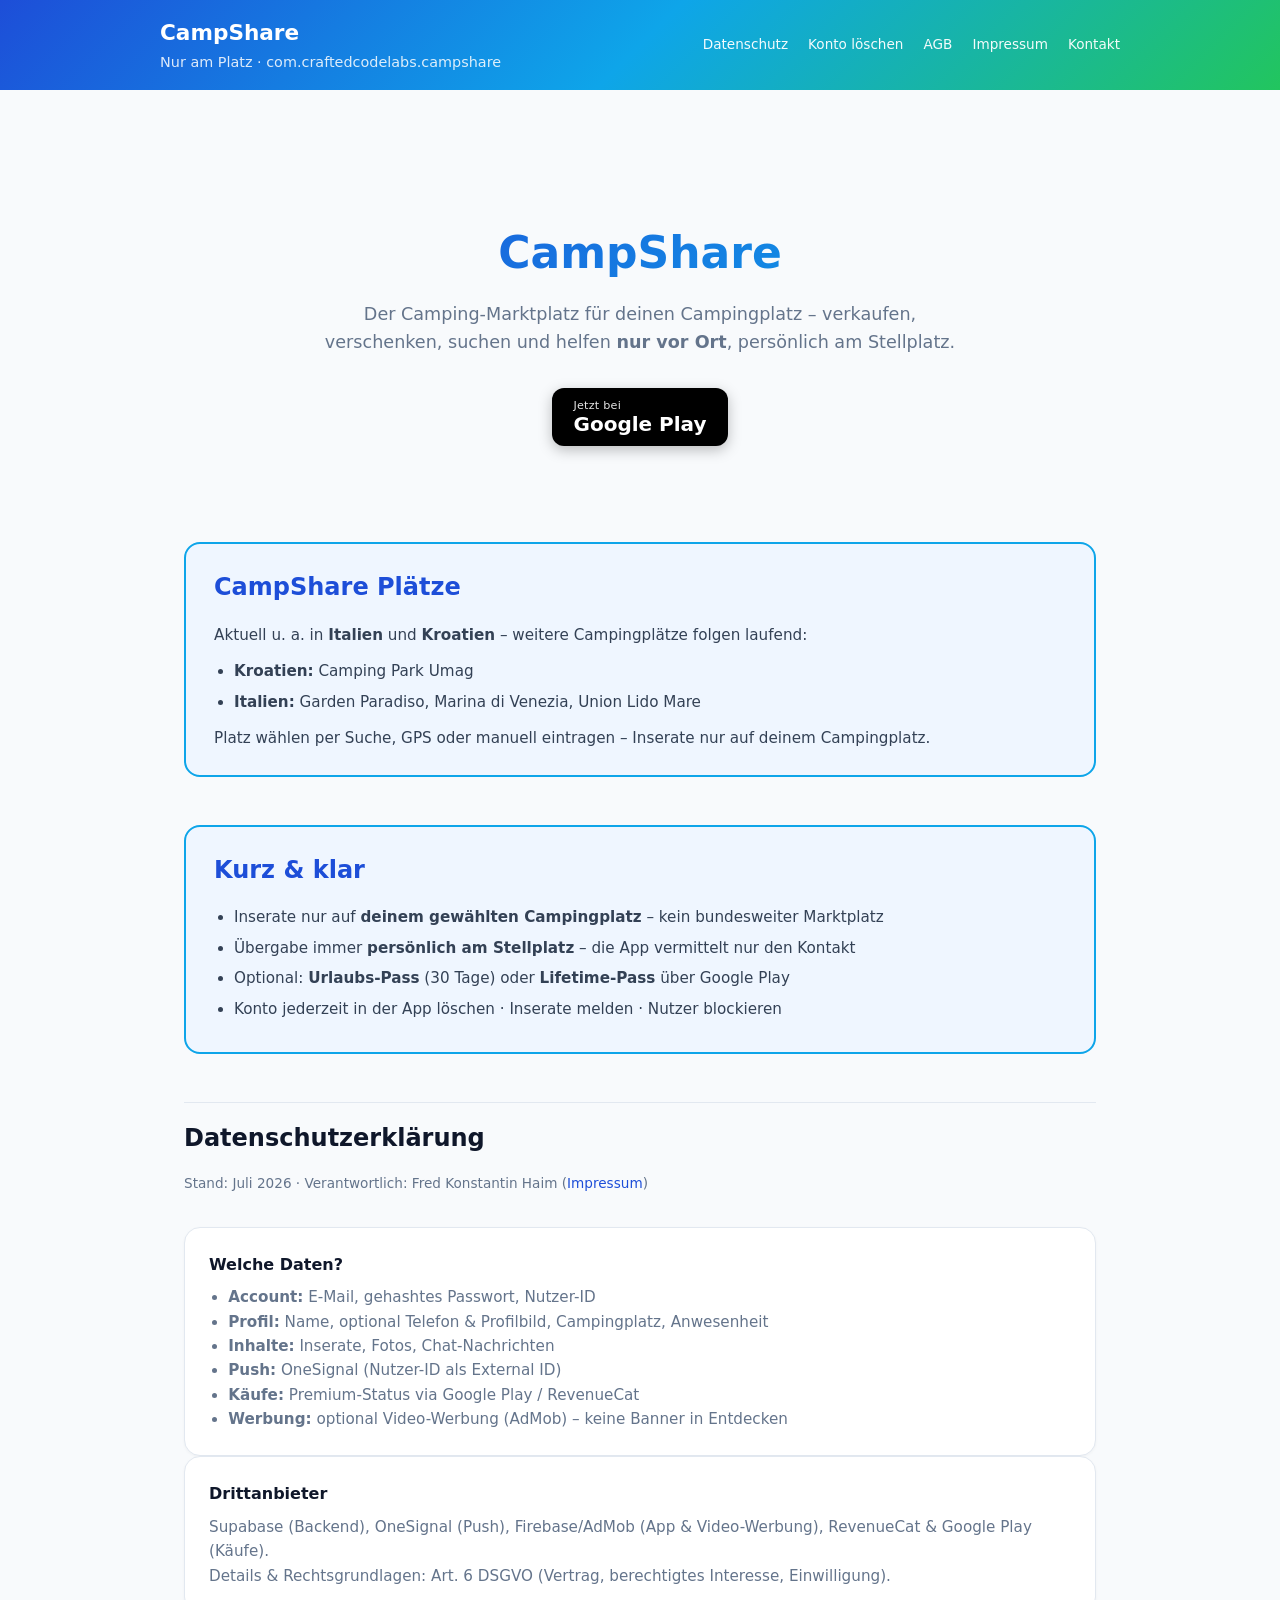
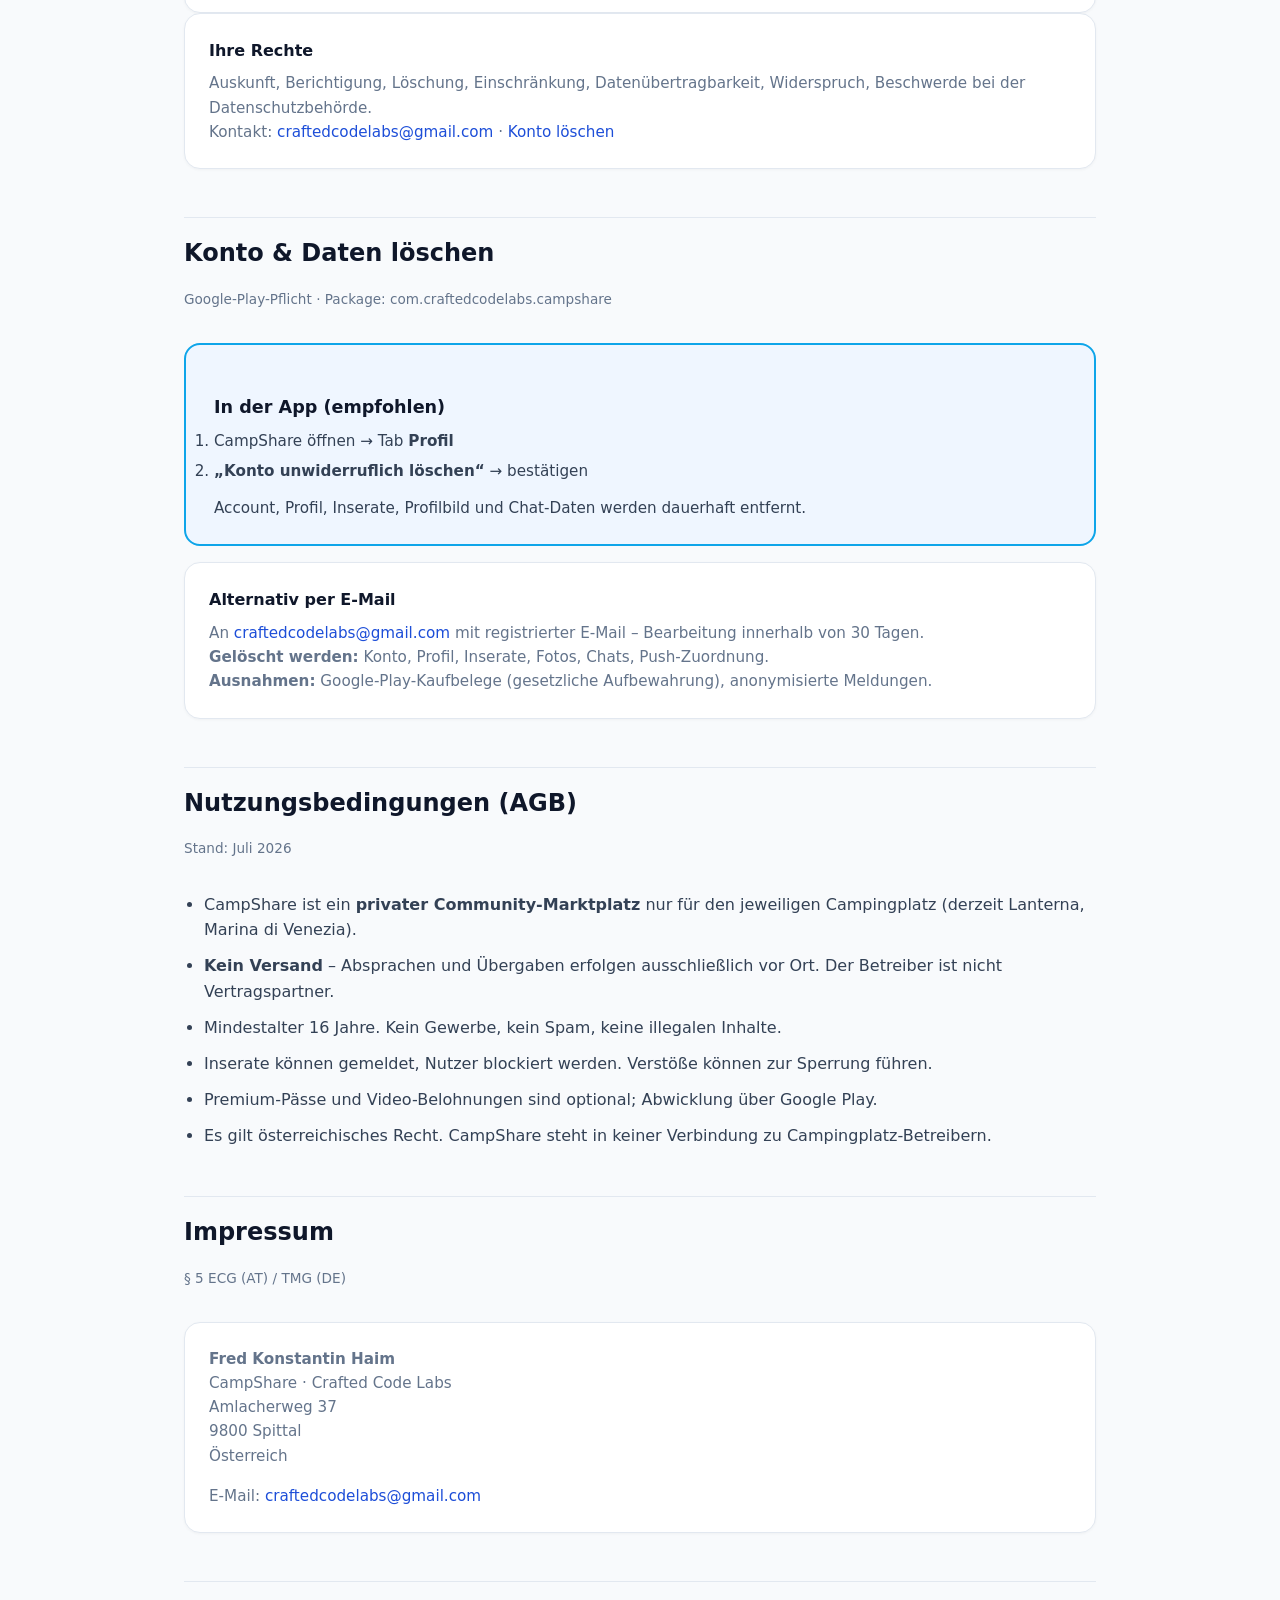
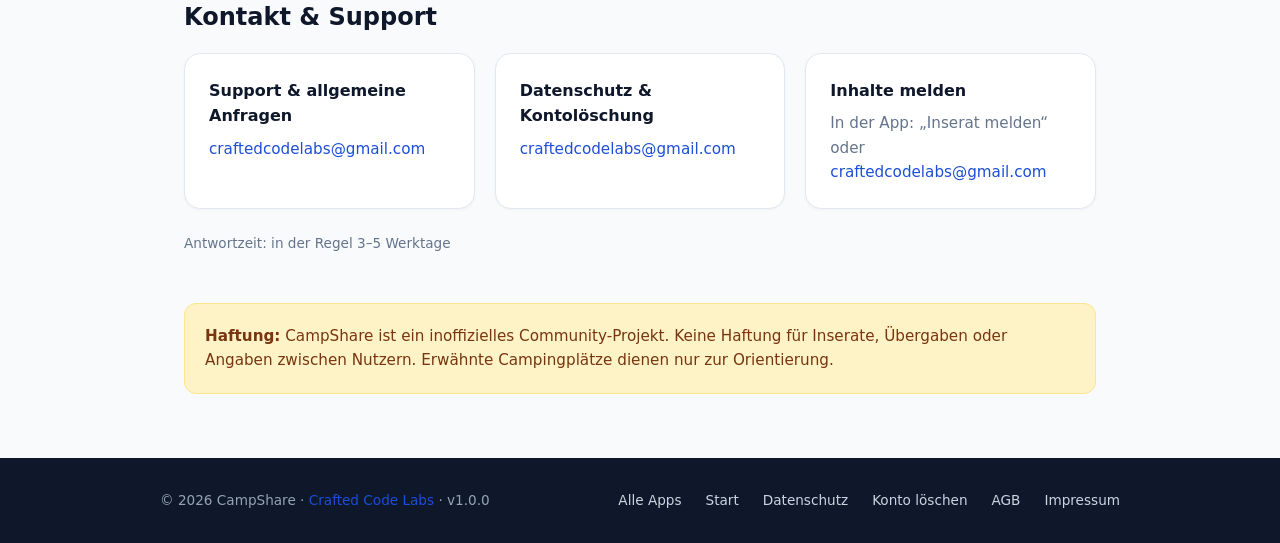
<file: index.html>
<!DOCTYPE html>
<html lang="de">
<head>
  <meta charset="UTF-8">
  <meta name="viewport" content="width=device-width, initial-scale=1.0">
  <meta name="description" content="CampShare – Camping-Marktplatz am Stellplatz. Verkaufen, verschenken, suchen &amp; helfen nur vor Ort. Für Camper in Italien, Kroatien &amp; Europa. Jetzt bei Google Play.">
  <meta name="keywords" content="CampShare, Camping Marktplatz, Campingplatz, Camper, Stellplatz, verkaufen, verschenken, Wohnmobil, Caravan, Italien, Kroatien, Adria, Flohmarkt Camping">
  <title>CampShare – Camping Marktplatz am Stellplatz | Google Play</title>
  <link rel="stylesheet" href="css/styles.css">
</head>
<body>
  <header>
    <div class="header-inner">
      <a class="logo" href="#start">CampShare<span>Nur am Platz · com.craftedcodelabs.campshare</span></a>
      <nav class="page-nav">
        <a href="#datenschutz">Datenschutz</a>
        <a href="#konto-loeschen">Konto löschen</a>
        <a href="#agb">AGB</a>
        <a href="#impressum">Impressum</a>
        <a href="#kontakt">Kontakt</a>
      </nav>
    </div>
  </header>

  <main>
    <!-- START -->
    <section id="start" class="hero">
      <h1>CampShare</h1>
      <p class="lead">
        Der Camping-Marktplatz für deinen Campingplatz – verkaufen, verschenken, suchen und helfen
        <strong>nur vor Ort</strong>, persönlich am Stellplatz.
      </p>
      <div class="hero-actions">
        <a class="btn-play-store" href="https://play.google.com/store/apps/details?id=com.craftedcodelabs.campshare" rel="noopener noreferrer" target="_blank">
          <span class="btn-play-store-label">Jetzt bei</span>
          <span class="btn-play-store-brand">Google Play</span>
        </a>
      </div>
    </section>

    <section class="accent-box">
      <h2>CampShare Plätze</h2>
      <p>Aktuell u. a. in <strong>Italien</strong> und <strong>Kroatien</strong> – weitere Campingplätze folgen laufend:</p>
      <ul>
        <li><strong>Kroatien:</strong> Camping Park Umag</li>
        <li><strong>Italien:</strong> Garden Paradiso, Marina di Venezia, Union Lido Mare</li>
      </ul>
      <p style="margin-top:0.75rem;">Platz wählen per Suche, GPS oder manuell eintragen – Inserate nur auf deinem Campingplatz.</p>
    </section>

    <section class="accent-box">
      <h2>Kurz &amp; klar</h2>
      <ul>
        <li>Inserate nur auf <strong>deinem gewählten Campingplatz</strong> – kein bundesweiter Marktplatz</li>
        <li>Übergabe immer <strong>persönlich am Stellplatz</strong> – die App vermittelt nur den Kontakt</li>
        <li>Optional: <strong>Urlaubs-Pass</strong> (30 Tage) oder <strong>Lifetime-Pass</strong> über Google Play</li>
        <li>Konto jederzeit in der App löschen · Inserate melden · Nutzer blockieren</li>
      </ul>
    </section>

    <!-- DATENSCHUTZ -->
    <section id="datenschutz" class="legal-block">
      <h2>Datenschutzerklärung</h2>
      <p class="meta">Stand: Juli 2026 · Verantwortlich: Fred Konstantin Haim (<a href="#impressum">Impressum</a>)</p>

      <div class="card">
        <h3>Welche Daten?</h3>
        <ul>
          <li><strong>Account:</strong> E-Mail, gehashtes Passwort, Nutzer-ID</li>
          <li><strong>Profil:</strong> Name, optional Telefon &amp; Profilbild, Campingplatz, Anwesenheit</li>
          <li><strong>Inhalte:</strong> Inserate, Fotos, Chat-Nachrichten</li>
          <li><strong>Push:</strong> OneSignal (Nutzer-ID als External ID)</li>
          <li><strong>Käufe:</strong> Premium-Status via Google Play / RevenueCat</li>
          <li><strong>Werbung:</strong> optional Video-Werbung (AdMob) – keine Banner in Entdecken</li>
        </ul>
      </div>

      <div class="card">
        <h3>Drittanbieter</h3>
        <p>Supabase (Backend), OneSignal (Push), Firebase/AdMob (App &amp; Video-Werbung), RevenueCat &amp; Google Play (Käufe).</p>
        <p>Details &amp; Rechtsgrundlagen: Art. 6 DSGVO (Vertrag, berechtigtes Interesse, Einwilligung).</p>
      </div>

      <div class="card">
        <h3>Ihre Rechte</h3>
        <p>Auskunft, Berichtigung, Löschung, Einschränkung, Datenübertragbarkeit, Widerspruch, Beschwerde bei der Datenschutzbehörde.</p>
        <p>Kontakt: <a href="mailto:craftedcodelabs@gmail.com">craftedcodelabs@gmail.com</a> · <a href="#konto-loeschen">Konto löschen</a></p>
      </div>
    </section>

    <!-- KONTO LÖSCHEN -->
    <section id="konto-loeschen" class="legal-block">
      <h2>Konto &amp; Daten löschen</h2>
      <p class="meta">Google-Play-Pflicht · Package: com.craftedcodelabs.campshare</p>

      <div class="accent-box">
        <h3>In der App (empfohlen)</h3>
        <ol>
          <li>CampShare öffnen → Tab <strong>Profil</strong></li>
          <li><strong>„Konto unwiderruflich löschen“</strong> → bestätigen</li>
        </ol>
        <p style="margin-top:0.75rem;">Account, Profil, Inserate, Profilbild und Chat-Daten werden dauerhaft entfernt.</p>
      </div>

      <div class="card" style="margin-top:1rem;">
        <h3>Alternativ per E-Mail</h3>
        <p>An <a href="mailto:craftedcodelabs@gmail.com?subject=CampShare%20Kontol%C3%B6schung">craftedcodelabs@gmail.com</a> mit registrierter E-Mail – Bearbeitung innerhalb von 30 Tagen.</p>
        <p><strong>Gelöscht werden:</strong> Konto, Profil, Inserate, Fotos, Chats, Push-Zuordnung.</p>
        <p><strong>Ausnahmen:</strong> Google-Play-Kaufbelege (gesetzliche Aufbewahrung), anonymisierte Meldungen.</p>
      </div>
    </section>

    <!-- AGB -->
    <section id="agb" class="legal-block">
      <h2>Nutzungsbedingungen (AGB)</h2>
      <p class="meta">Stand: Juli 2026</p>

      <ul class="compact-list">
        <li>CampShare ist ein <strong>privater Community-Marktplatz</strong> nur für den jeweiligen Campingplatz (derzeit Lanterna, Marina di Venezia).</li>
        <li><strong>Kein Versand</strong> – Absprachen und Übergaben erfolgen ausschließlich vor Ort. Der Betreiber ist nicht Vertragspartner.</li>
        <li>Mindestalter 16 Jahre. Kein Gewerbe, kein Spam, keine illegalen Inhalte.</li>
        <li>Inserate können gemeldet, Nutzer blockiert werden. Verstöße können zur Sperrung führen.</li>
        <li>Premium-Pässe und Video-Belohnungen sind optional; Abwicklung über Google Play.</li>
        <li>Es gilt österreichisches Recht. CampShare steht in keiner Verbindung zu Campingplatz-Betreibern.</li>
      </ul>
    </section>

    <!-- IMPRESSUM -->
    <section id="impressum" class="legal-block">
      <h2>Impressum</h2>
      <p class="meta">§ 5 ECG (AT) / TMG (DE)</p>

      <div class="card">
        <p>
          <strong>Fred Konstantin Haim</strong><br>
          CampShare · Crafted Code Labs<br>
          Amlacherweg 37<br>
          9800 Spittal<br>
          Österreich
        </p>
        <p style="margin-top:1rem;">
          E-Mail: <a href="mailto:craftedcodelabs@gmail.com">craftedcodelabs@gmail.com</a>
        </p>
      </div>
    </section>

    <!-- KONTAKT -->
    <section id="kontakt" class="legal-block">
      <h2>Kontakt &amp; Support</h2>
      <div class="grid">
        <div class="card">
          <h3>Support &amp; allgemeine Anfragen</h3>
          <p><a href="mailto:craftedcodelabs@gmail.com">craftedcodelabs@gmail.com</a></p>
        </div>
        <div class="card">
          <h3>Datenschutz &amp; Kontolöschung</h3>
          <p><a href="mailto:craftedcodelabs@gmail.com">craftedcodelabs@gmail.com</a></p>
        </div>
        <div class="card">
          <h3>Inhalte melden</h3>
          <p>In der App: „Inserat melden“ oder <a href="mailto:craftedcodelabs@gmail.com">craftedcodelabs@gmail.com</a></p>
        </div>
      </div>
      <p class="meta" style="margin-top:1.5rem;">Antwortzeit: in der Regel 3–5 Werktage</p>
    </section>

    <div class="warn-box" style="margin-top:3rem;">
      <strong>Haftung:</strong> CampShare ist ein inoffizielles Community-Projekt. Keine Haftung für Inserate,
      Übergaben oder Angaben zwischen Nutzern. Erwähnte Campingplätze dienen nur zur Orientierung.
    </div>
  </main>

  <footer>
    <div class="footer-inner">
      <div>&copy; 2026 CampShare · <a href="https://craftedcodelabs-ui.github.io/">Crafted Code Labs</a> · v1.0.0</div>
      <div class="footer-links">
        <a href="https://craftedcodelabs-ui.github.io/">Alle Apps</a>
        <a href="#start">Start</a>
        <a href="#datenschutz">Datenschutz</a>
        <a href="#konto-loeschen">Konto löschen</a>
        <a href="#agb">AGB</a>
        <a href="#impressum">Impressum</a>
      </div>
    </div>
  </footer>
</body>
</html>
</file>
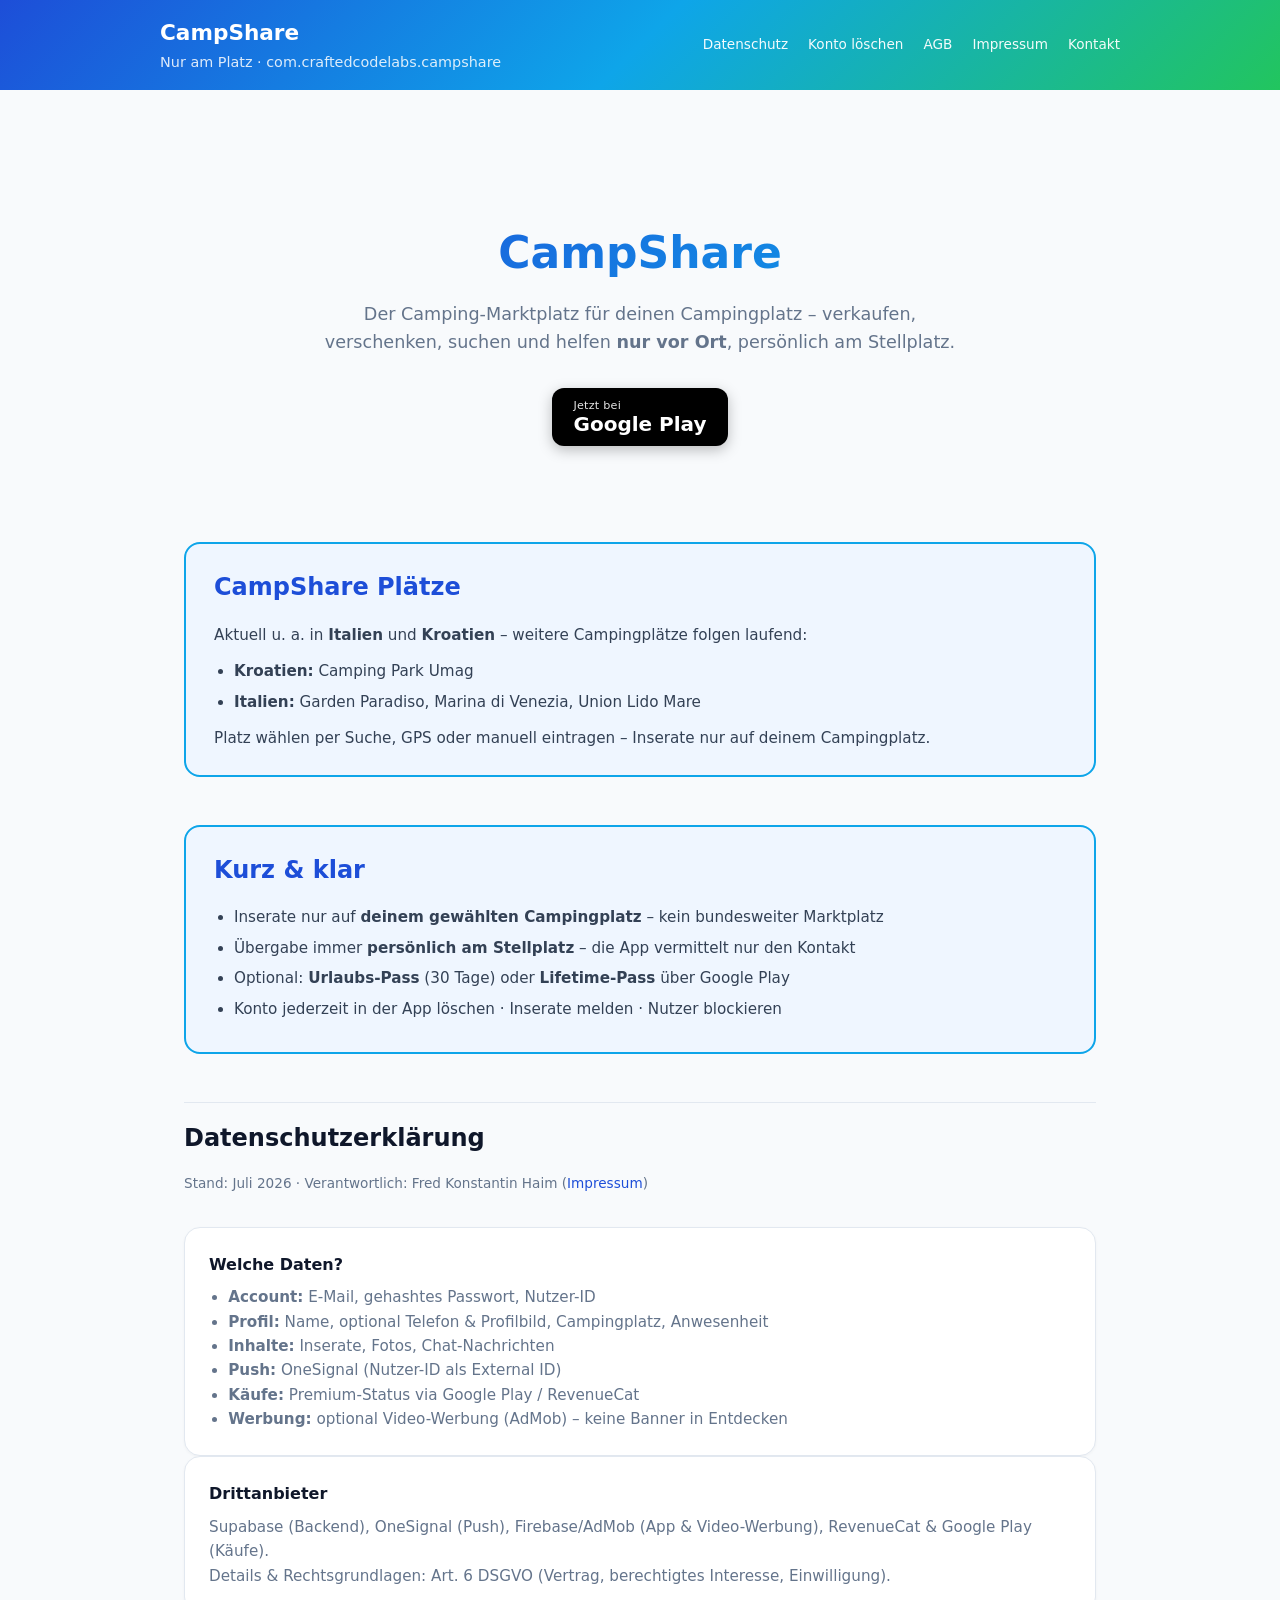
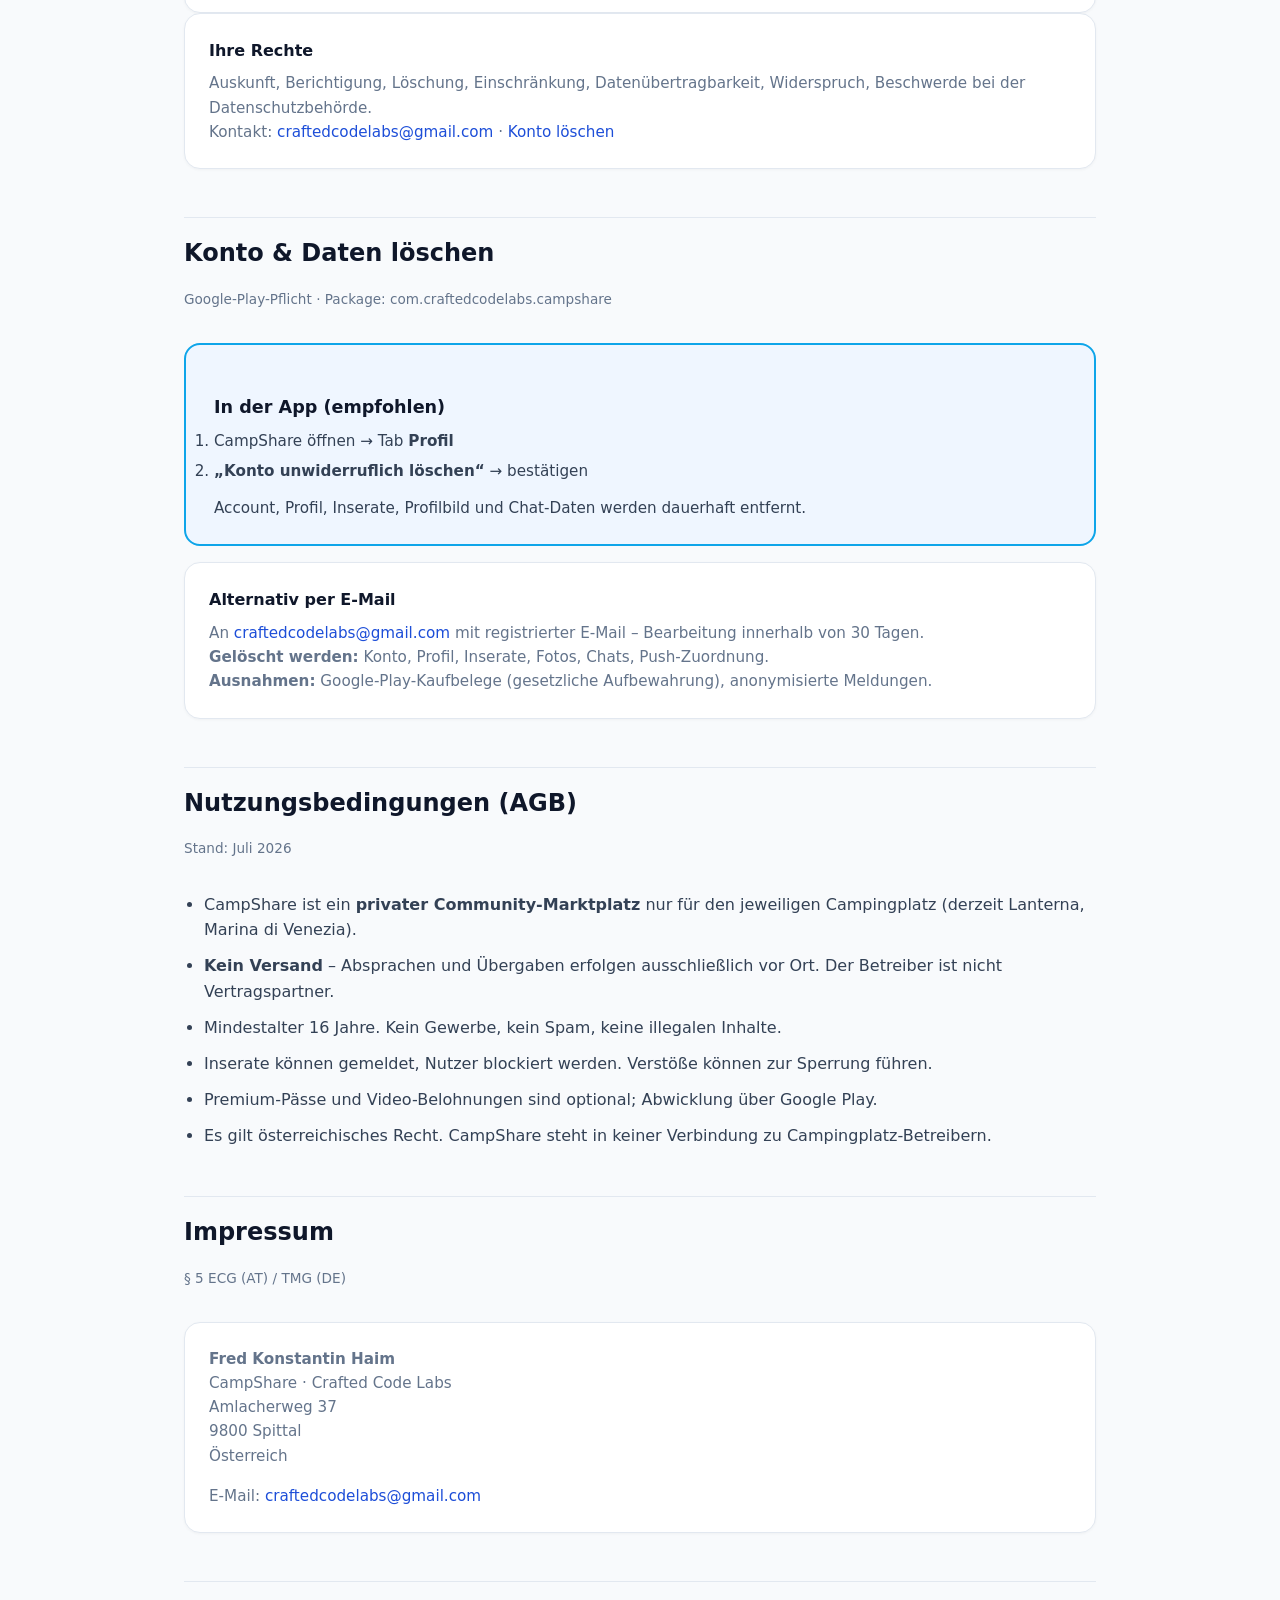
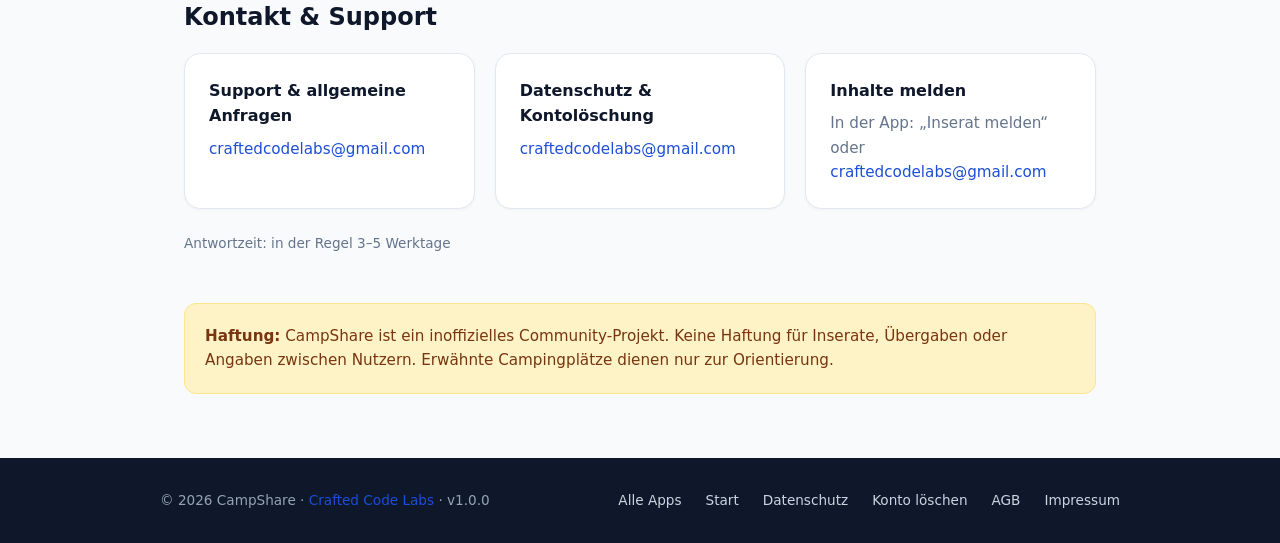
<file: datenschutz.html>
<!DOCTYPE html>
<html lang="de">
<head>
  <meta charset="UTF-8">
  <meta http-equiv="refresh" content="0; url=index.html#datenschutz">
  <link rel="canonical" href="index.html#datenschutz">
  <title>Datenschutz – CampShare</title>
  <script>location.replace('index.html#datenschutz');</script>
</head>
<body>
  <p><a href="index.html#datenschutz">Zur Datenschutzerklärung</a></p>
</body>
</html>
</file>
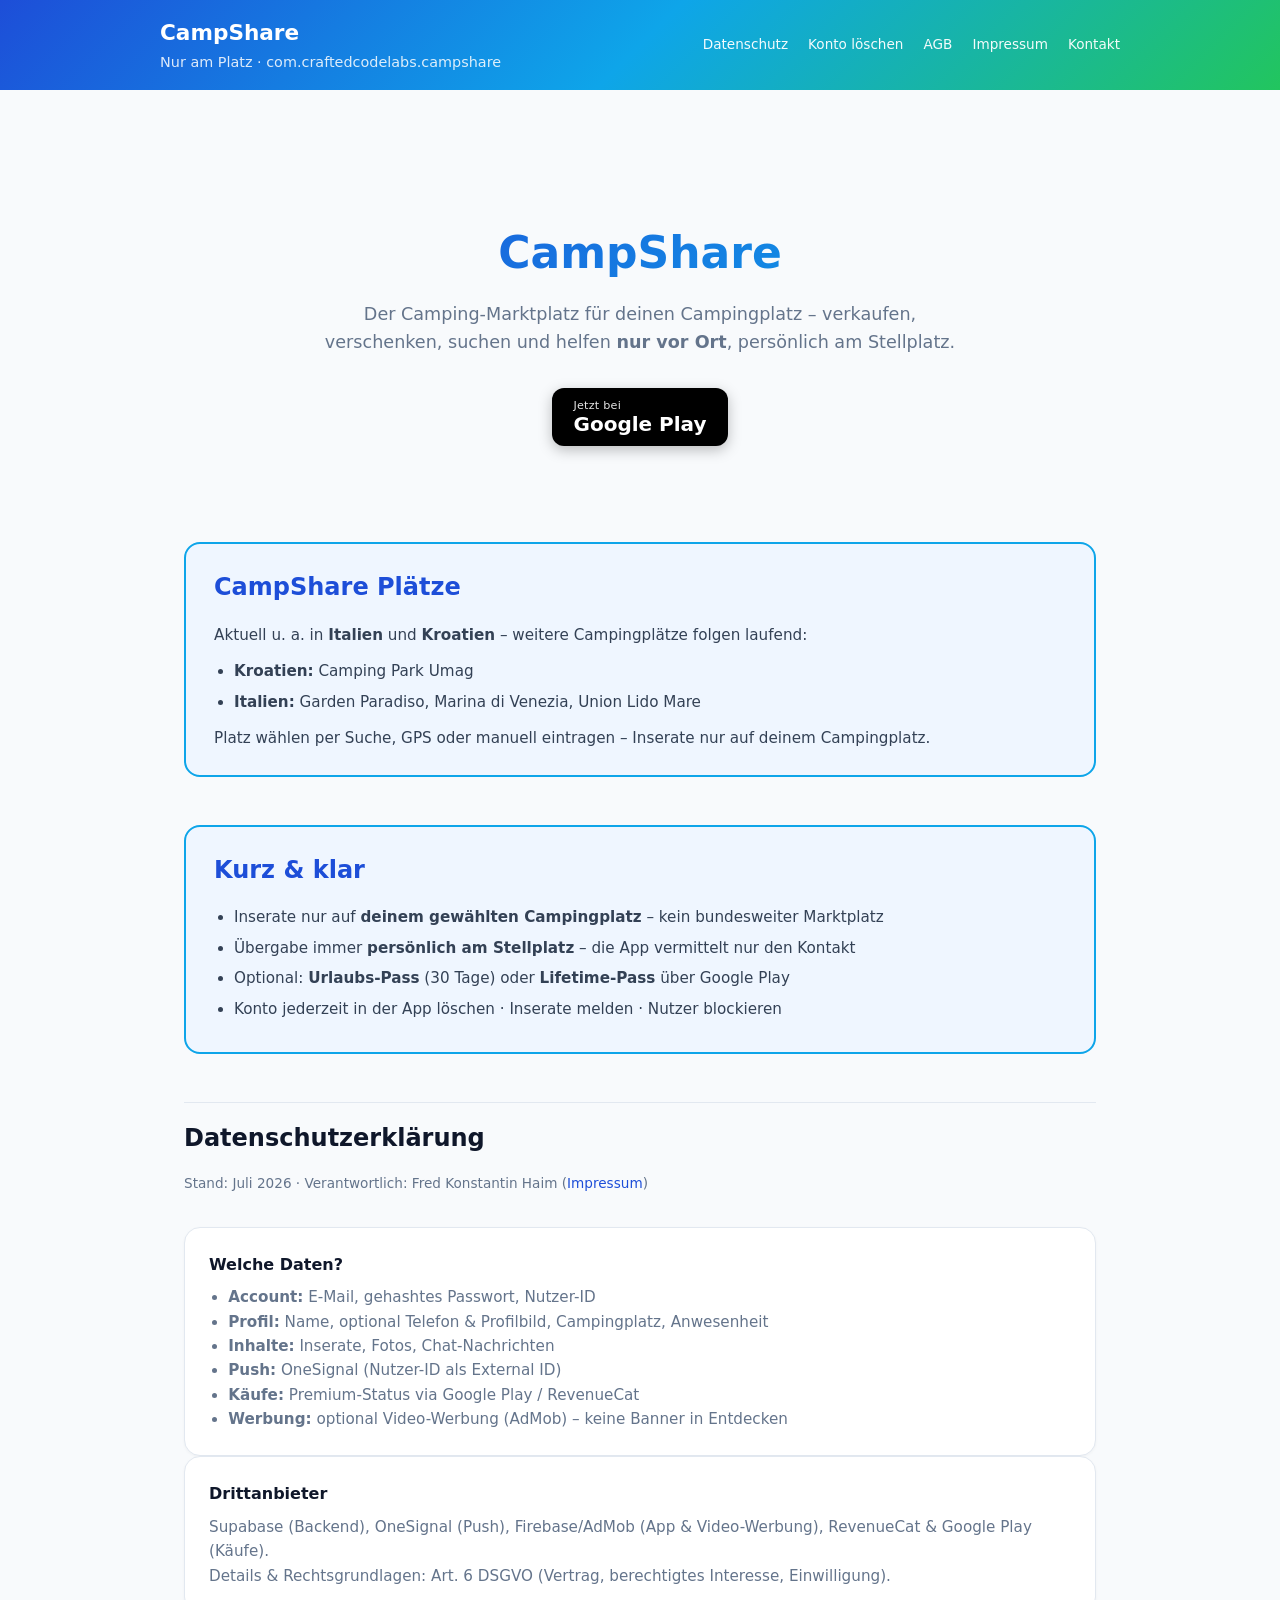
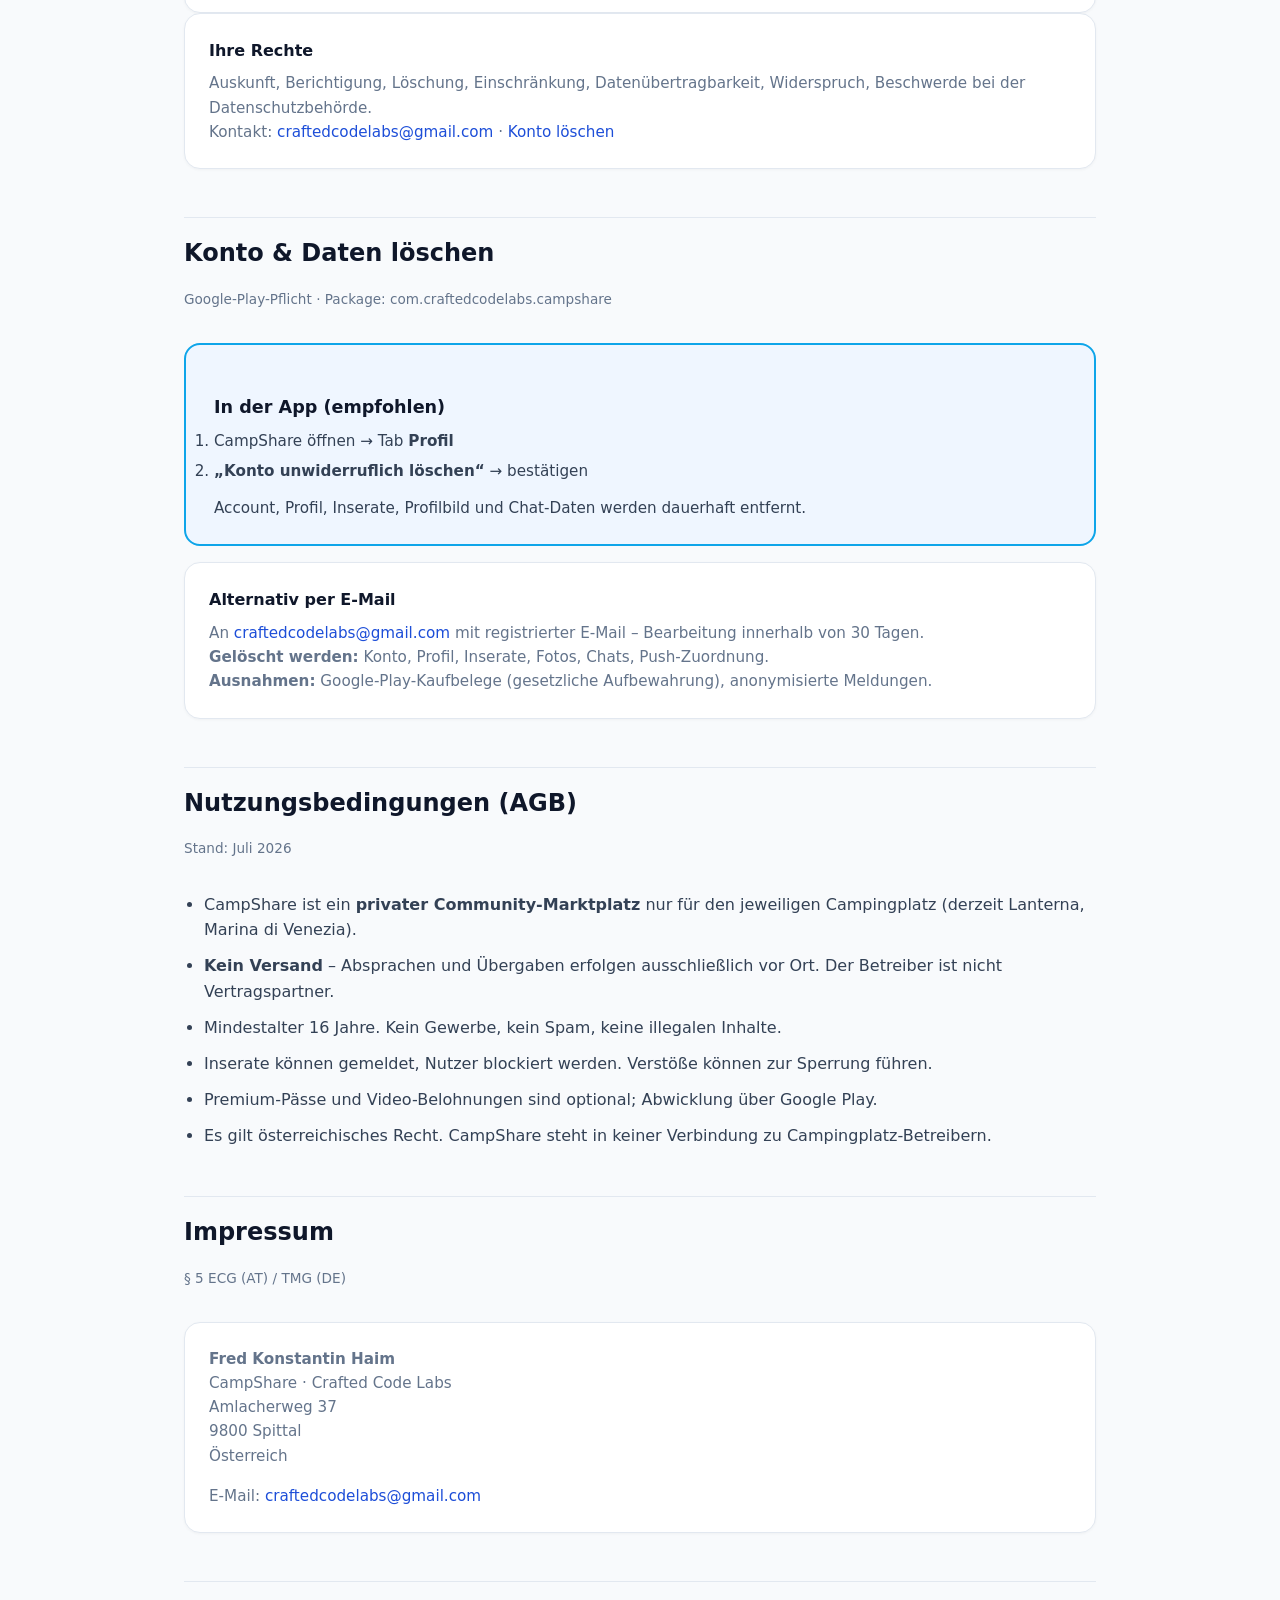
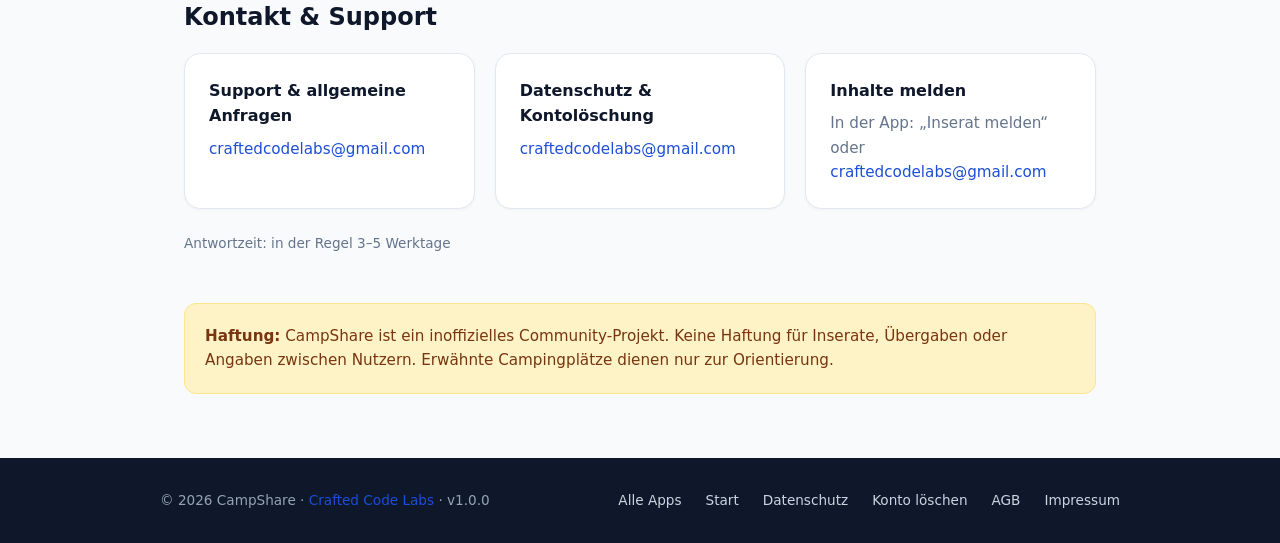
<file: impressum.html>
<!DOCTYPE html>
<html lang="de">
<head>
  <meta charset="UTF-8">
  <meta http-equiv="refresh" content="0; url=index.html#impressum">
  <link rel="canonical" href="index.html#impressum">
  <title>Impressum – CampShare</title>
  <script>location.replace('index.html#impressum');</script>
</head>
<body>
  <p><a href="index.html#impressum">Zum Impressum</a></p>
</body>
</html>
</file>
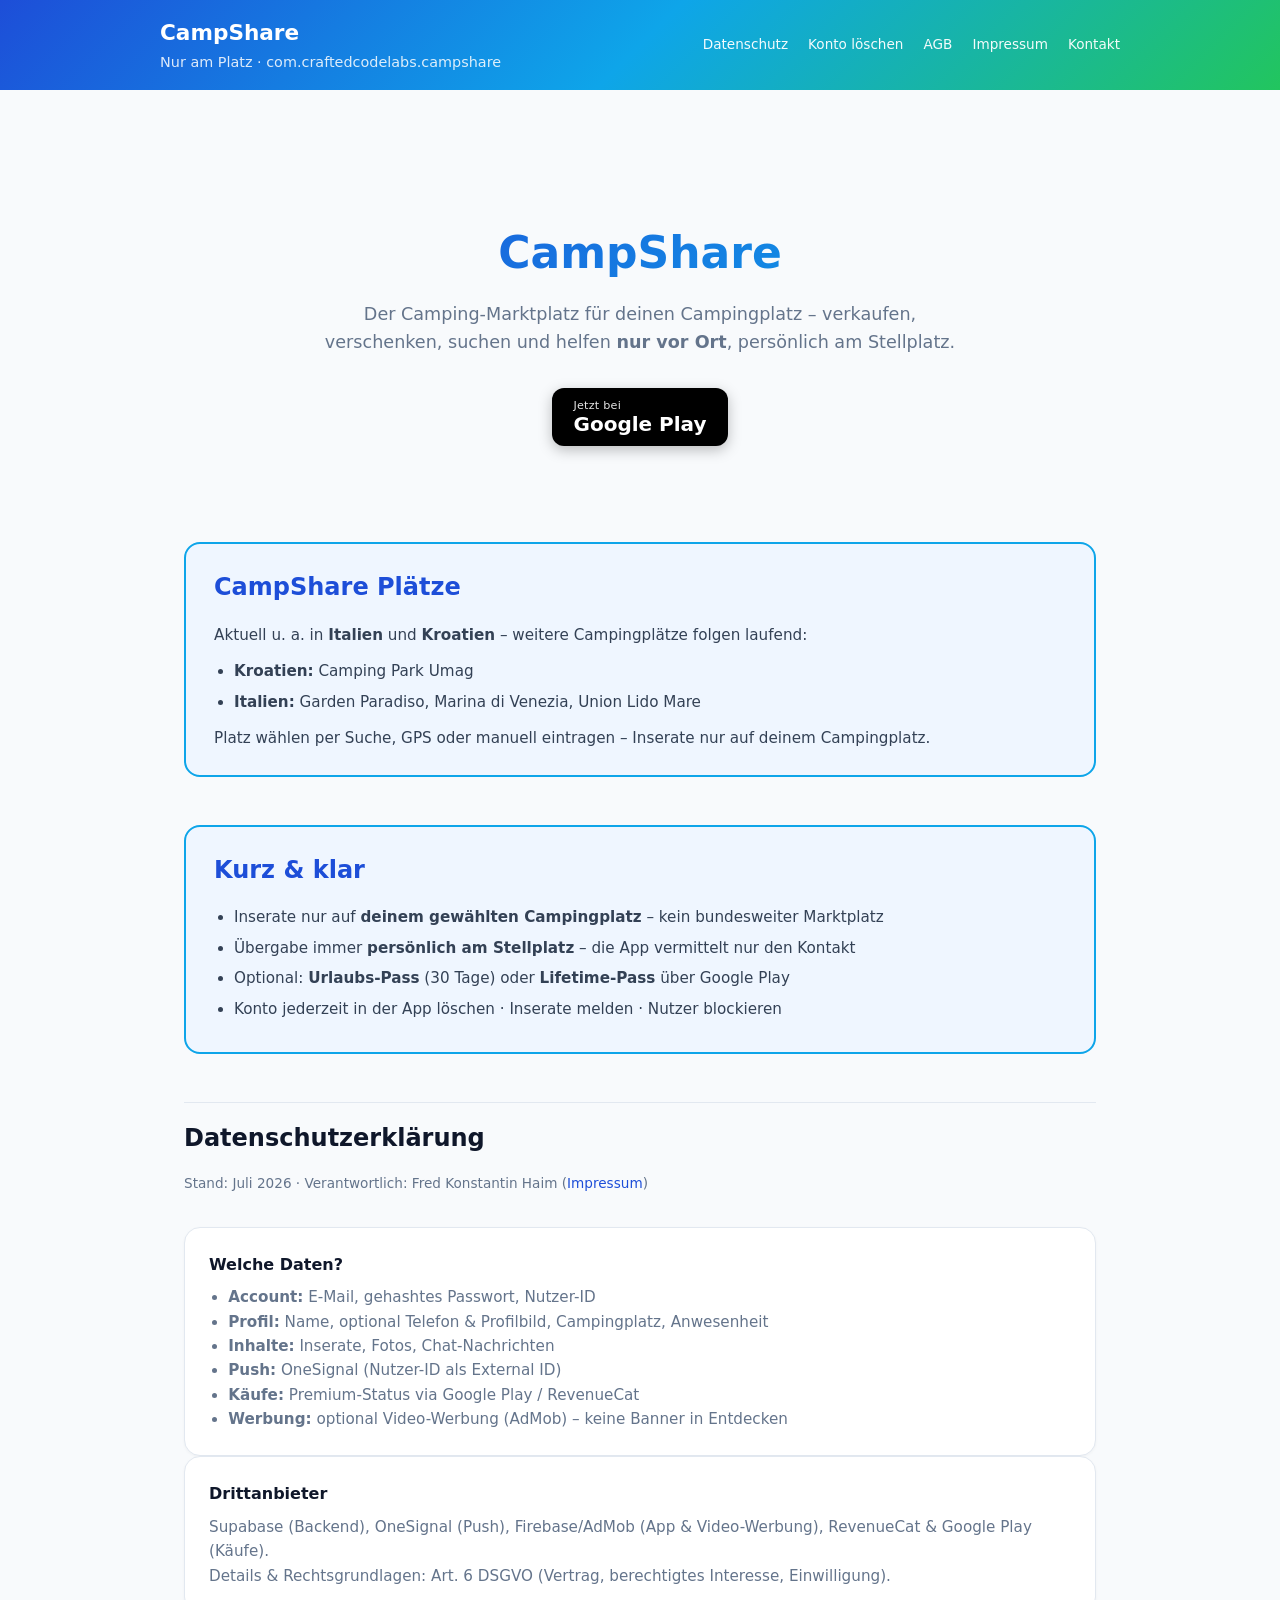
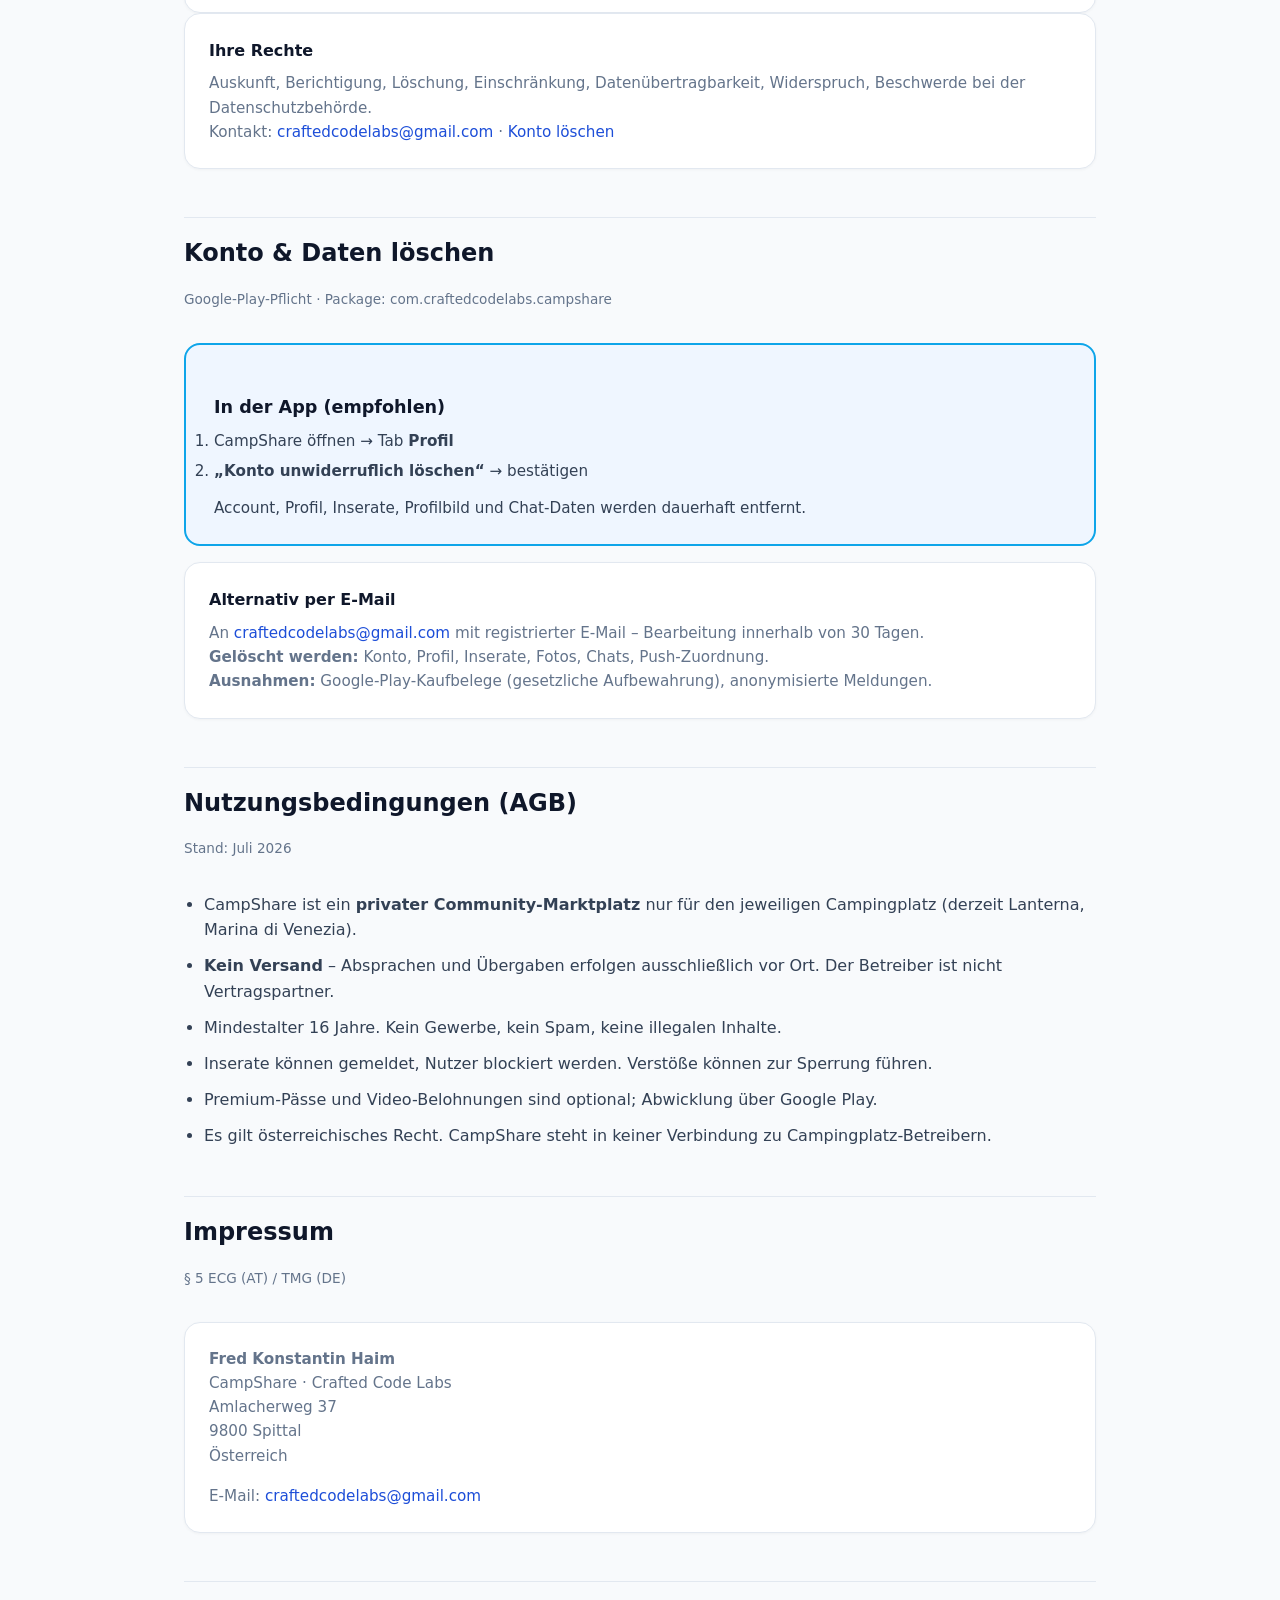
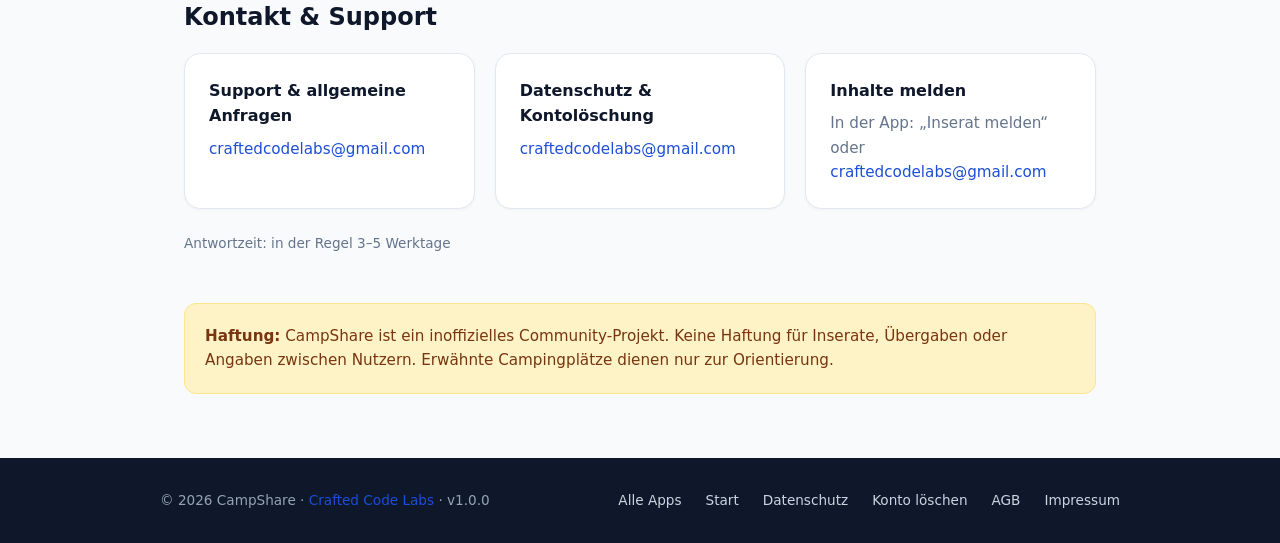
<file: kontakt.html>
<!DOCTYPE html>
<html lang="de">
<head>
  <meta charset="UTF-8">
  <meta http-equiv="refresh" content="0; url=index.html#kontakt">
  <link rel="canonical" href="index.html#kontakt">
  <title>Kontakt – CampShare</title>
  <script>location.replace('index.html#kontakt');</script>
</head>
<body>
  <p><a href="index.html#kontakt">Zum Kontakt</a></p>
</body>
</html>
</file>
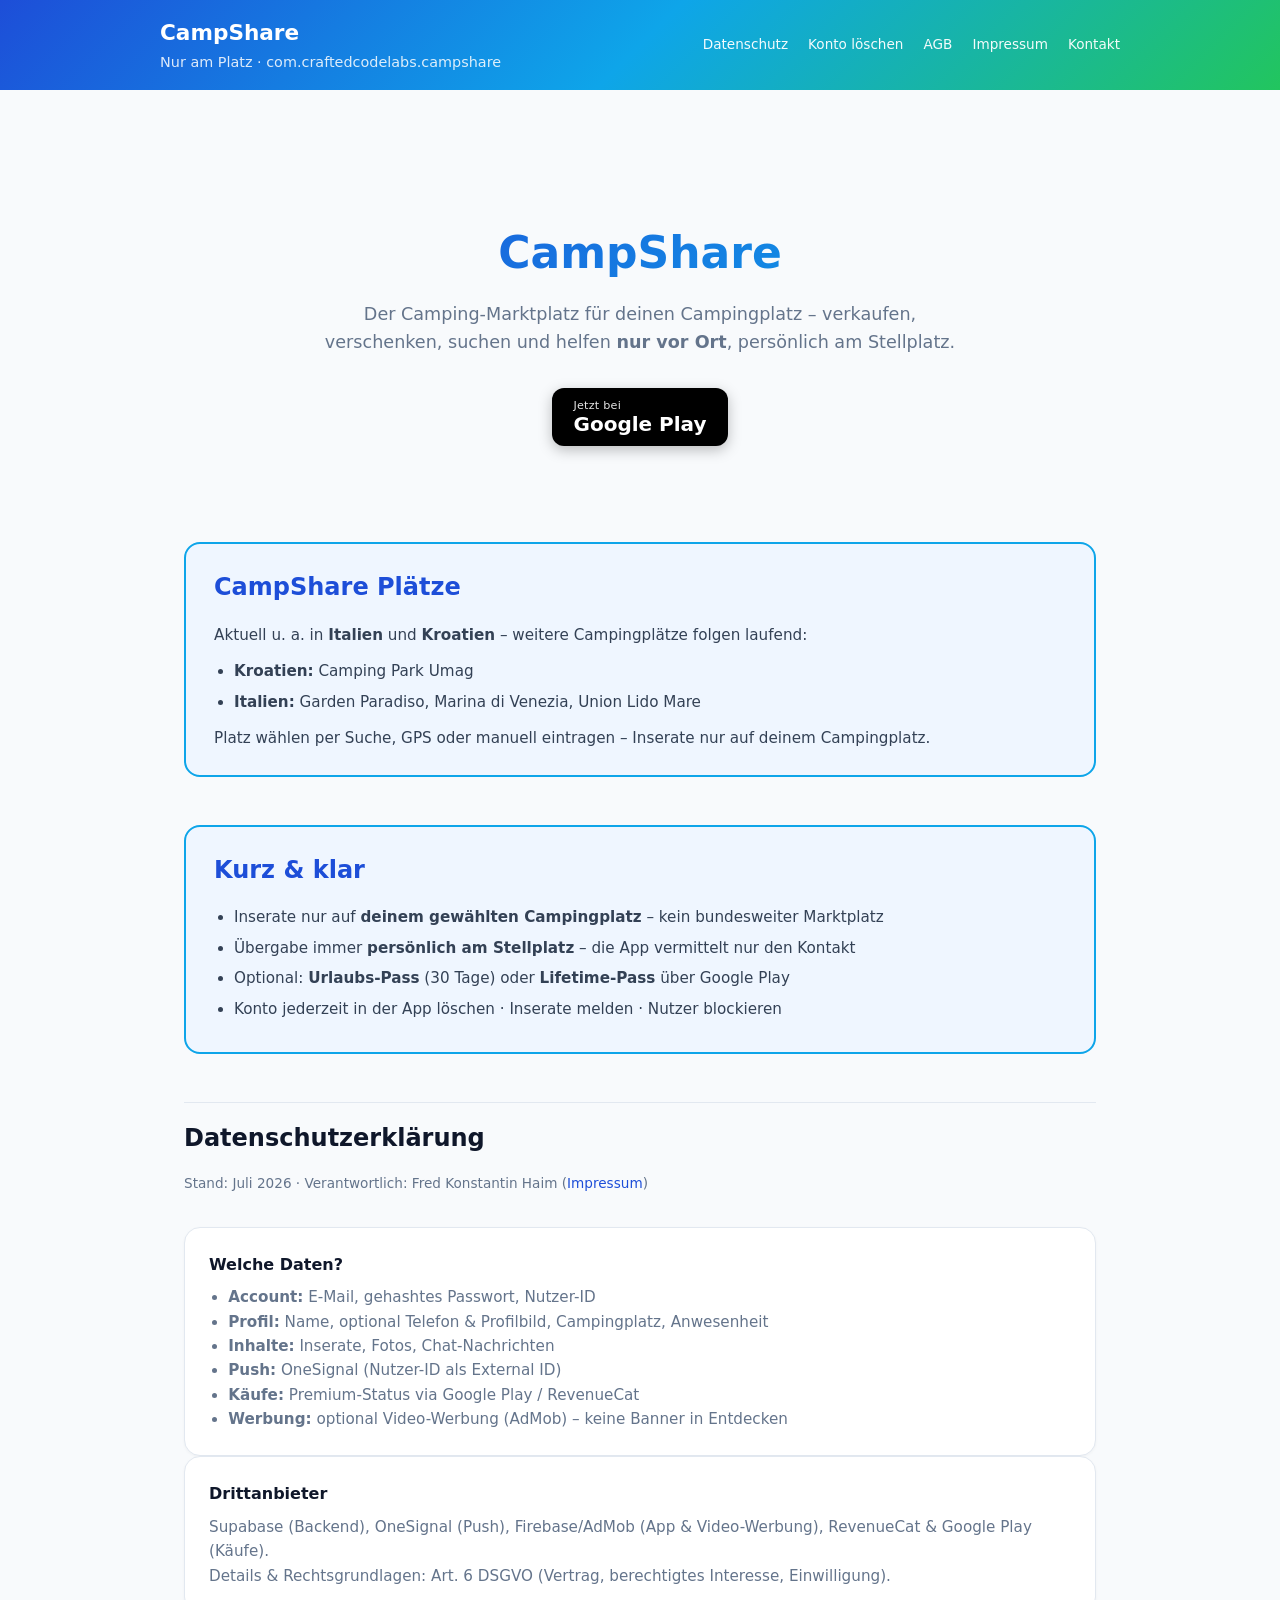
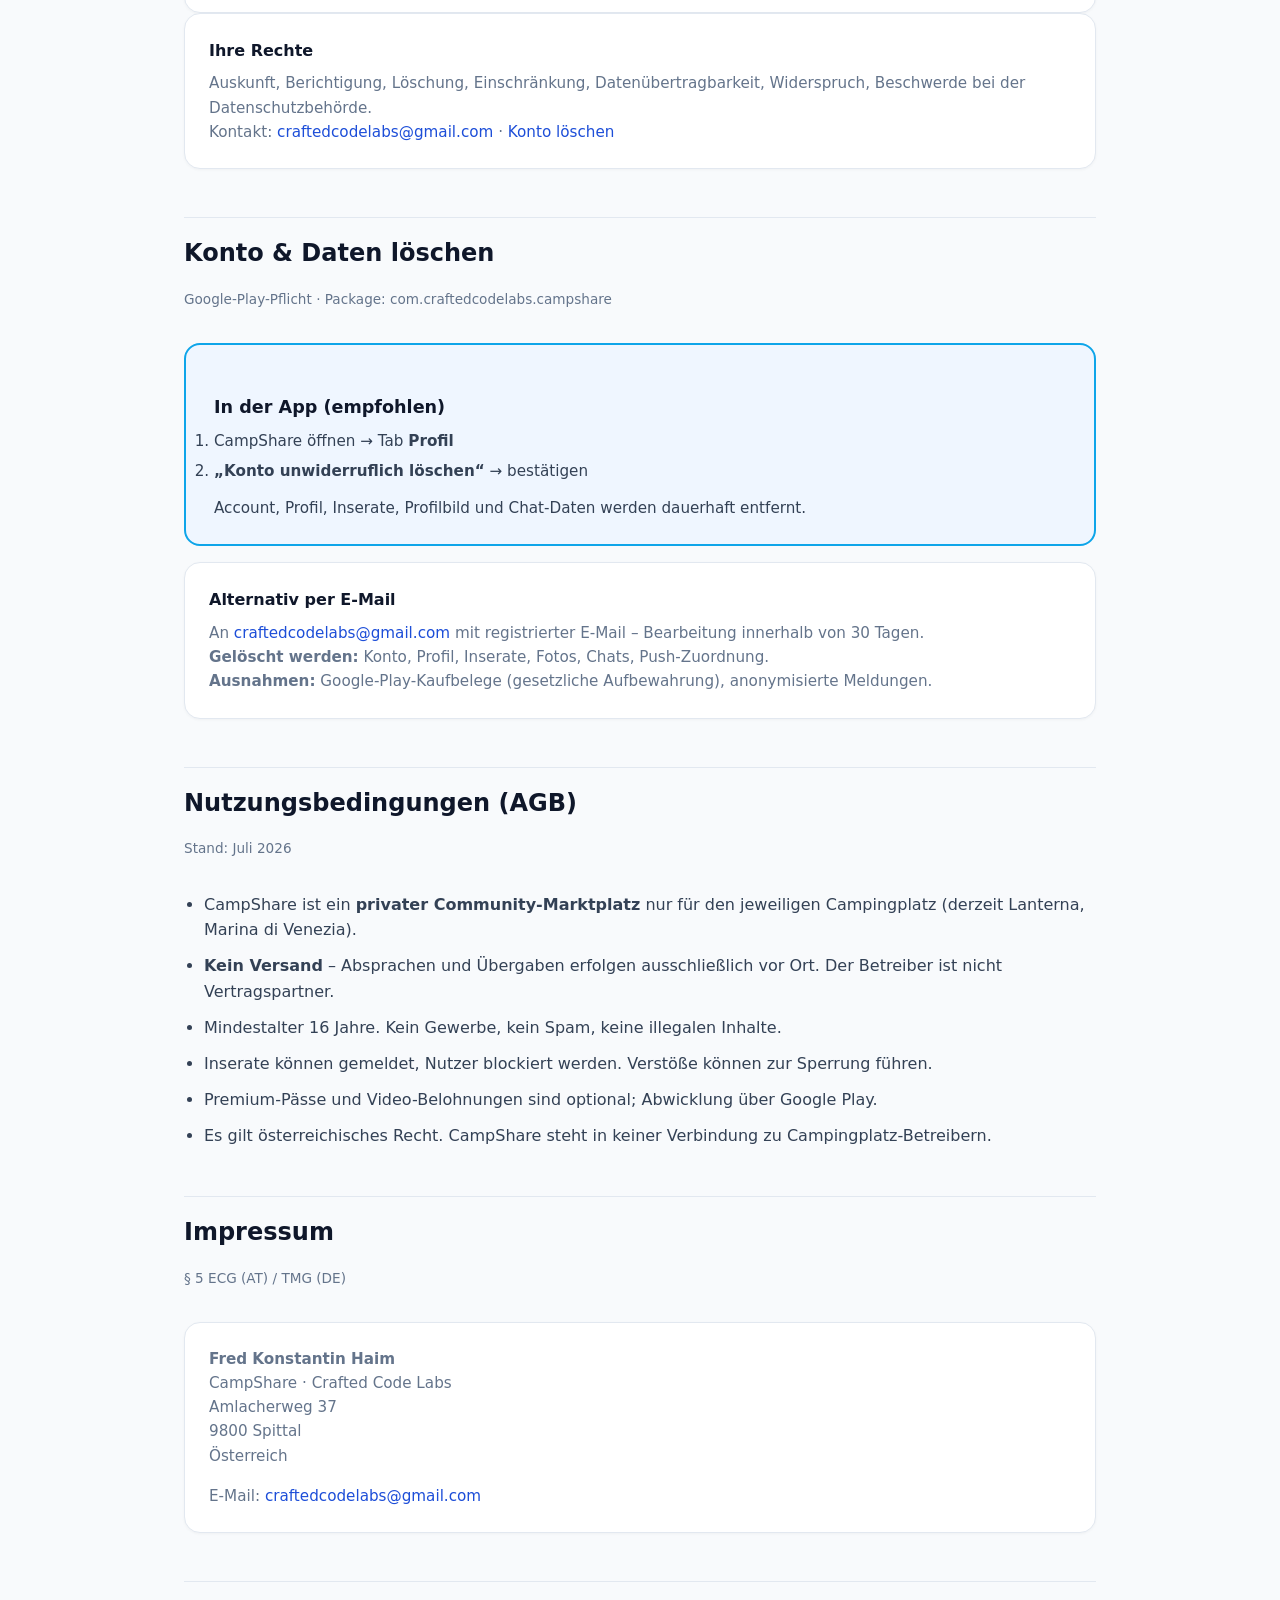
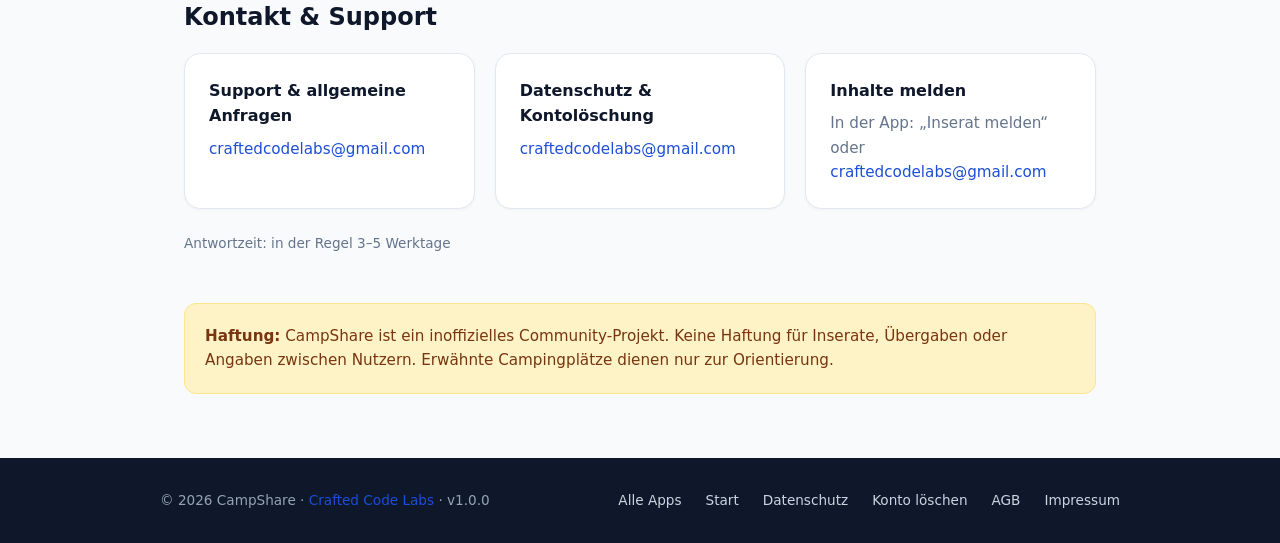
<file: konto-loeschen.html>
<!DOCTYPE html>
<html lang="de">
<head>
  <meta charset="UTF-8">
  <meta http-equiv="refresh" content="0; url=index.html#konto-loeschen">
  <link rel="canonical" href="index.html#konto-loeschen">
  <title>Konto löschen – CampShare</title>
  <script>location.replace('index.html#konto-loeschen');</script>
</head>
<body>
  <p><a href="index.html#konto-loeschen">Zur Anleitung Konto löschen</a></p>
</body>
</html>
</file>
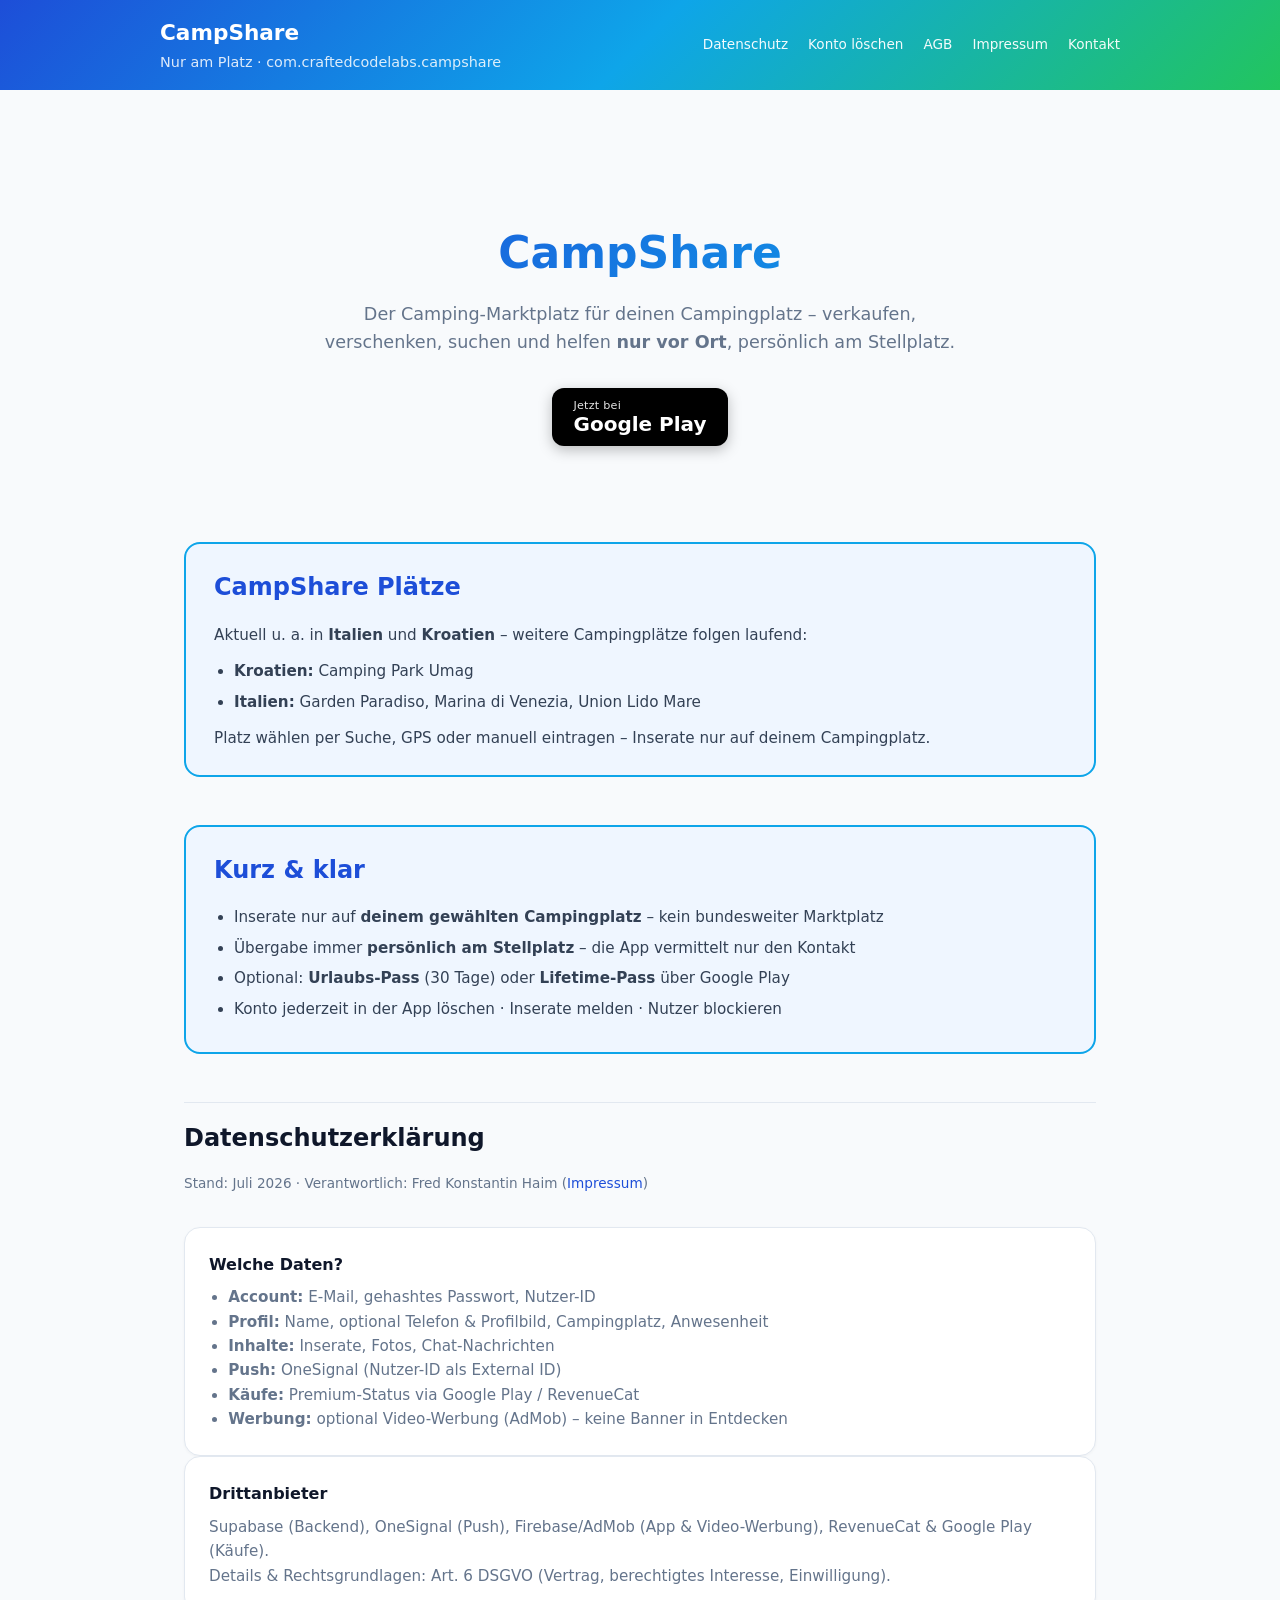
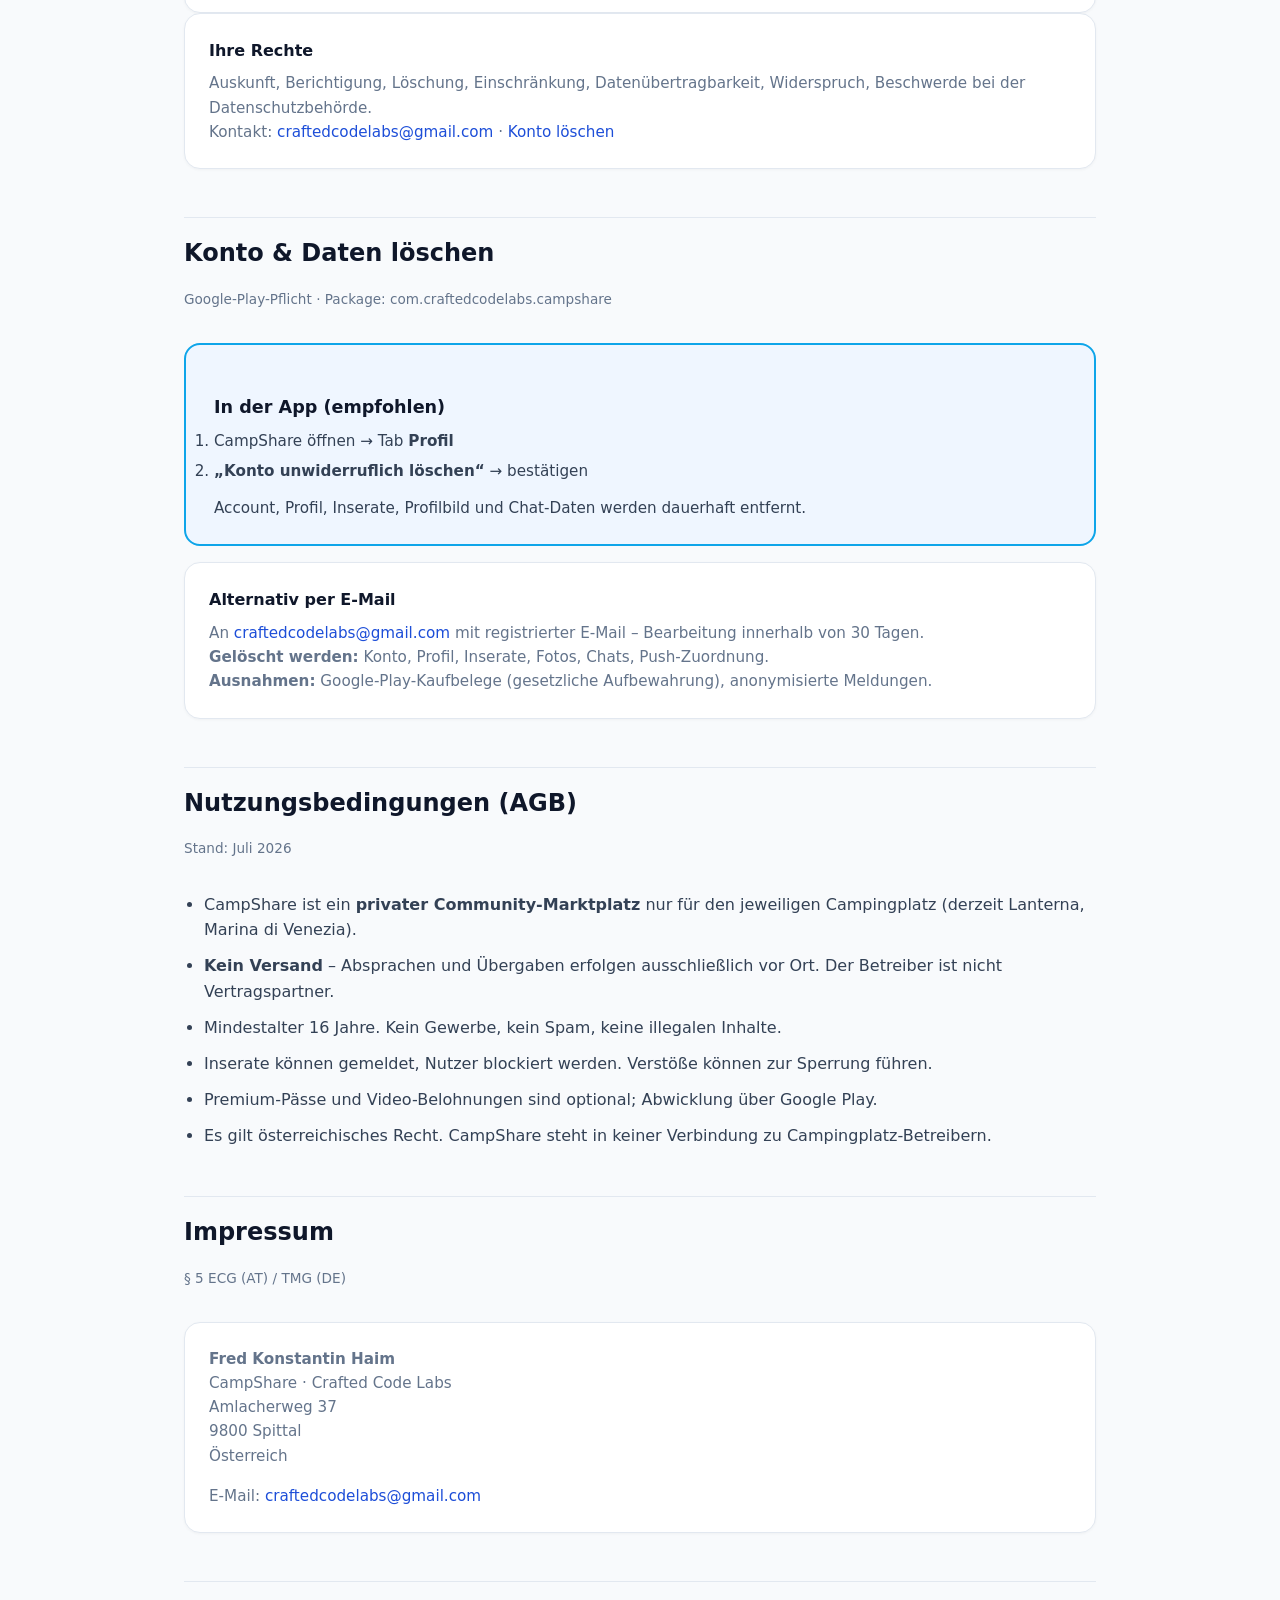
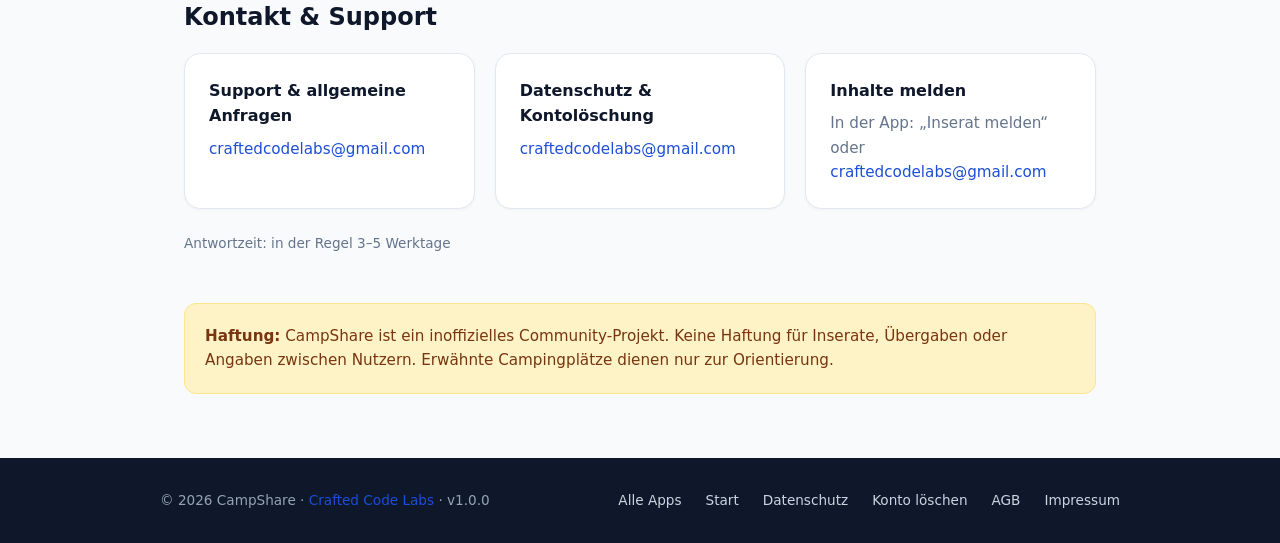
<file: nutzungsbedingungen.html>
<!DOCTYPE html>
<html lang="de">
<head>
  <meta charset="UTF-8">
  <meta http-equiv="refresh" content="0; url=index.html#agb">
  <link rel="canonical" href="index.html#agb">
  <title>AGB – CampShare</title>
  <script>location.replace('index.html#agb');</script>
</head>
<body>
  <p><a href="index.html#agb">Zu den Nutzungsbedingungen</a></p>
</body>
</html>
</file>
<file: css/styles.css>
/* CampShare Website – shared styles */
:root {
  --blue-dark: #1d4ed8;
  --blue: #0ea5e9;
  --green: #22c55e;
  --text: #0f172a;
  --muted: #64748b;
  --bg: #f8fafc;
  --card: #ffffff;
  --border: #e2e8f0;
  --warn-bg: #fef3c7;
  --warn-text: #78350f;
  --accent-bg: #eff6ff;
  --accent-border: #0ea5e9;
  --max: 960px;
}

* { box-sizing: border-box; margin: 0; padding: 0; }

html { scroll-behavior: smooth; }

body {
  font-family: "Segoe UI", system-ui, -apple-system, sans-serif;
  color: var(--text);
  background: var(--bg);
  line-height: 1.6;
}

a { color: var(--blue-dark); text-decoration: none; }
a:hover { text-decoration: underline; }

header {
  background: linear-gradient(135deg, var(--blue-dark), var(--blue), var(--green));
  color: #fff;
  padding: 1rem 1.5rem;
}

.header-inner {
  max-width: var(--max);
  margin: 0 auto;
  display: flex;
  align-items: center;
  justify-content: space-between;
  flex-wrap: wrap;
  gap: 1rem;
}

.logo {
  font-size: 1.35rem;
  font-weight: 700;
  color: #fff;
  text-decoration: none;
}

.logo span { opacity: 0.85; font-weight: 400; font-size: 0.9rem; display: block; }

nav { display: flex; flex-wrap: wrap; gap: 0.5rem 1.25rem; }

nav a {
  color: rgba(255,255,255,0.95);
  font-size: 0.9rem;
  text-decoration: none;
  font-weight: 500;
}

nav a:hover { text-decoration: underline; color: #fff; }

main {
  max-width: var(--max);
  margin: 0 auto;
  padding: 2rem 1.5rem 4rem;
}

.hero {
  text-align: center;
  padding: 3rem 1rem;
}

.hero h1 {
  font-size: clamp(1.75rem, 5vw, 2.75rem);
  margin-bottom: 0.75rem;
  background: linear-gradient(135deg, var(--blue-dark), var(--blue));
  -webkit-background-clip: text;
  -webkit-text-fill-color: transparent;
  background-clip: text;
}

.hero p.lead {
  font-size: 1.1rem;
  color: var(--muted);
  max-width: 640px;
  margin: 0 auto 2rem;
}

.hero-actions {
  display: flex;
  justify-content: center;
  margin-top: 0.5rem;
}

.btn-play-store {
  display: inline-flex;
  flex-direction: column;
  align-items: flex-start;
  background: #000;
  color: #fff;
  padding: 0.65rem 1.35rem;
  border-radius: 12px;
  text-decoration: none;
  box-shadow: 0 4px 14px rgba(0,0,0,0.25);
  transition: transform 0.15s, box-shadow 0.15s;
}

.btn-play-store:hover {
  transform: translateY(-1px);
  text-decoration: none;
  color: #fff;
  box-shadow: 0 6px 18px rgba(0,0,0,0.3);
}

.btn-play-store-label {
  font-size: 0.7rem;
  letter-spacing: 0.02em;
  opacity: 0.9;
  line-height: 1.2;
}

.btn-play-store-brand {
  font-size: 1.25rem;
  font-weight: 700;
  line-height: 1.2;
}

.badges {
  display: flex;
  flex-wrap: wrap;
  justify-content: center;
  gap: 0.75rem;
  margin-bottom: 2rem;
}

.badge {
  background: var(--card);
  border: 1px solid var(--border);
  border-radius: 999px;
  padding: 0.4rem 1rem;
  font-size: 0.85rem;
  color: var(--muted);
}

.btn-row {
  display: flex;
  flex-wrap: wrap;
  justify-content: center;
  gap: 1rem;
}

.btn {
  display: inline-block;
  padding: 0.85rem 1.75rem;
  border-radius: 12px;
  font-weight: 600;
  text-decoration: none;
  transition: transform 0.15s, box-shadow 0.15s;
}

.btn:hover { transform: translateY(-1px); text-decoration: none; }

.btn-primary {
  background: linear-gradient(135deg, var(--blue-dark), var(--blue));
  color: #fff;
  box-shadow: 0 4px 14px rgba(14,165,233,0.35);
}

.btn-secondary {
  background: var(--card);
  color: var(--blue-dark);
  border: 1px solid var(--border);
}

section { margin-top: 3rem; }

.legal-block {
  scroll-margin-top: 5rem;
  padding-top: 1rem;
  border-top: 1px solid var(--border);
}

.compact-list {
  padding-left: 1.25rem;
  color: #334155;
}

.compact-list li {
  margin-bottom: 0.65rem;
}

.page-nav a {
  font-size: 0.85rem;
}

h2 {
  font-size: 1.5rem;
  margin-bottom: 1rem;
  color: var(--text);
}

h3 {
  font-size: 1.1rem;
  margin: 1.5rem 0 0.5rem;
  color: var(--text);
}

.grid {
  display: grid;
  grid-template-columns: repeat(auto-fit, minmax(260px, 1fr));
  gap: 1.25rem;
}

.card {
  background: var(--card);
  border: 1px solid var(--border);
  border-radius: 16px;
  padding: 1.5rem;
  box-shadow: 0 1px 3px rgba(0,0,0,0.04);
}

.card h3 { margin-top: 0; font-size: 1rem; }

.card p, .card li { font-size: 0.95rem; color: var(--muted); }

.card ul { padding-left: 1.2rem; margin-top: 0.5rem; }

.warn-box {
  background: var(--warn-bg);
  border: 1px solid #fde68a;
  border-radius: 12px;
  padding: 1.25rem;
  color: var(--warn-text);
  font-size: 0.95rem;
}

.accent-box {
  background: var(--accent-bg);
  border: 2px solid var(--accent-border);
  border-radius: 16px;
  padding: 1.5rem 1.75rem;
}

.accent-box h2 {
  margin-top: 0;
  color: var(--blue-dark);
}

.accent-box p,
.accent-box li {
  color: #334155;
  font-size: 0.95rem;
}

.accent-box ul {
  padding-left: 1.25rem;
  margin-top: 0.75rem;
}

.accent-box li { margin-bottom: 0.4rem; }

.legal-content h2 { margin-top: 2rem; }
.legal-content h2:first-child { margin-top: 0; }

.legal-content p, .legal-content li {
  color: #334155;
  margin-bottom: 0.75rem;
}

.legal-content ul, .legal-content ol {
  padding-left: 1.5rem;
  margin-bottom: 1rem;
}

.legal-content li { margin-bottom: 0.35rem; }

.meta {
  font-size: 0.85rem;
  color: var(--muted);
  margin-bottom: 2rem;
}

table {
  width: 100%;
  border-collapse: collapse;
  font-size: 0.9rem;
  margin: 1rem 0;
}

th, td {
  border: 1px solid var(--border);
  padding: 0.65rem 0.85rem;
  text-align: left;
}

th { background: #f1f5f9; font-weight: 600; }

footer {
  background: #0f172a;
  color: #94a3b8;
  padding: 2rem 1.5rem;
  font-size: 0.85rem;
}

.footer-inner {
  max-width: var(--max);
  margin: 0 auto;
  display: flex;
  flex-wrap: wrap;
  justify-content: space-between;
  gap: 1.5rem;
}

.footer-links { display: flex; flex-wrap: wrap; gap: 1rem 1.5rem; }

.footer-links a { color: #cbd5e1; text-decoration: none; }
.footer-links a:hover { color: #fff; }

@media (max-width: 600px) {
  nav { width: 100%; }
  .header-inner { flex-direction: column; align-items: flex-start; }
}
</file>
